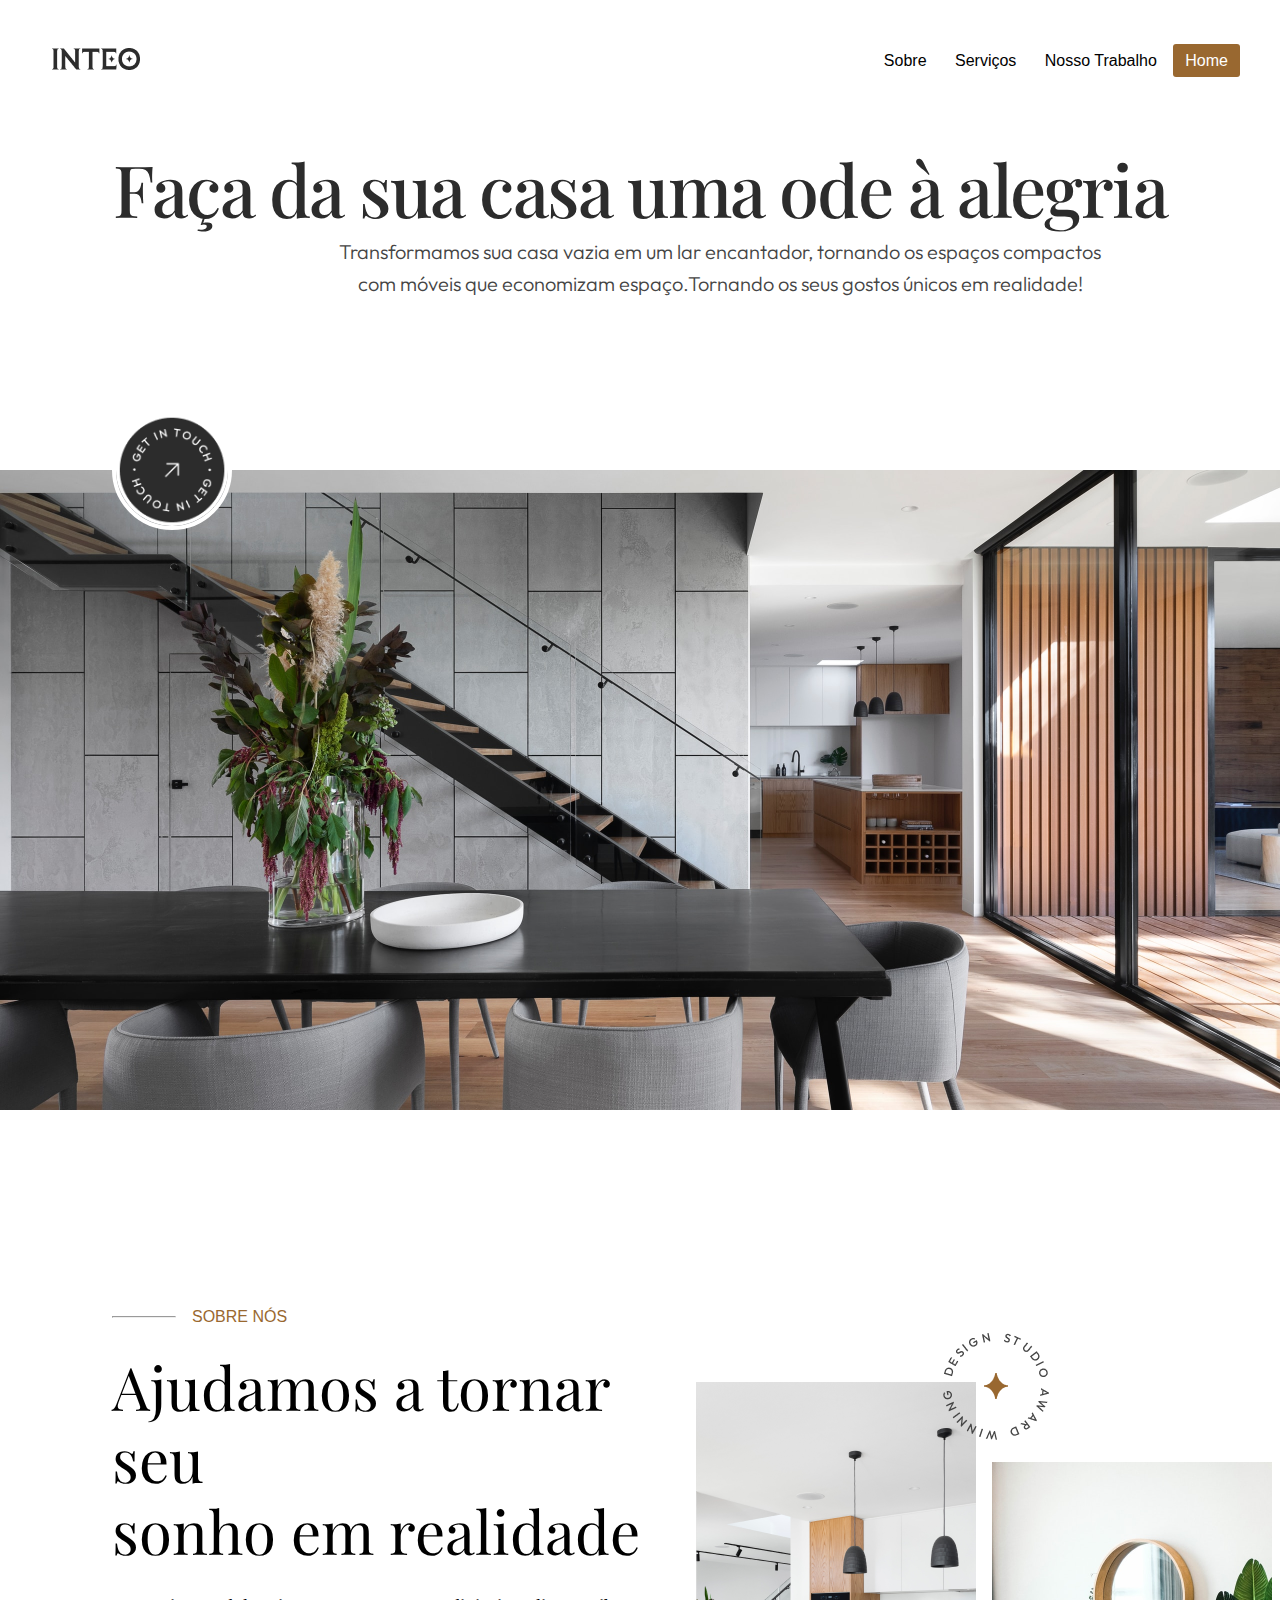
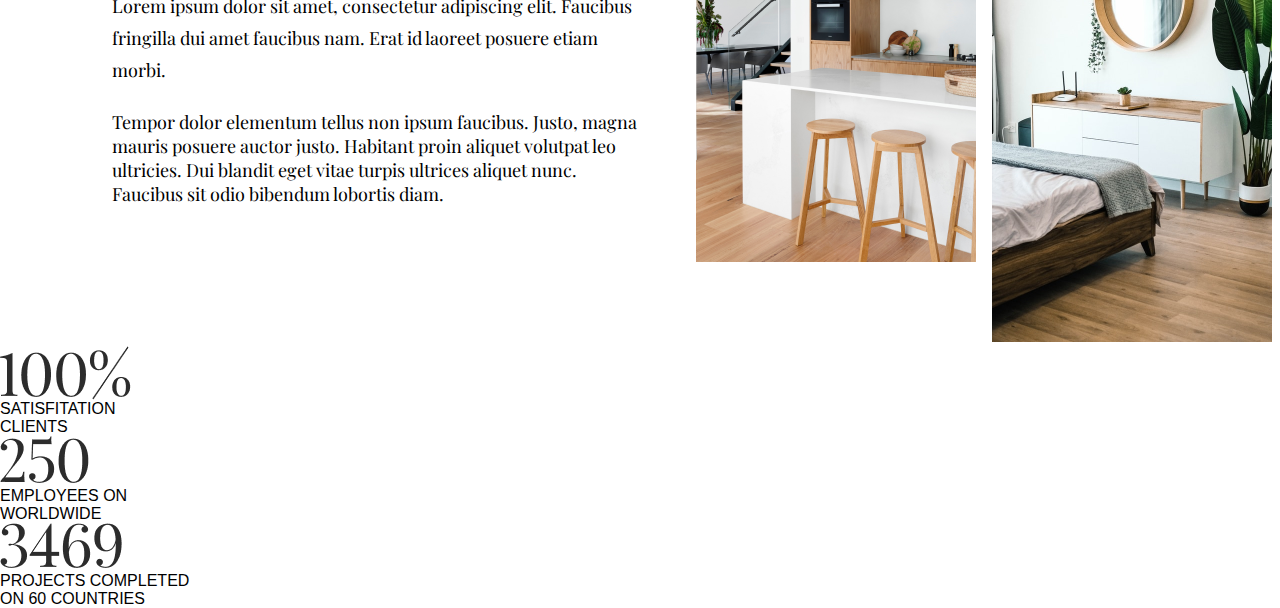
<file: index.html>
<!DOCTYPE html>
<html lang="pt-br">

<head>
    <meta charset="UTF-8">
    <meta http-equiv="X-UA-Compatible" content="IE=edge">
    <meta name="viewport" content="width=device-width, initial-scale=1.0">
    <title>Inicio</title>
    <link rel="stylesheet" href="index.css">
</head>

<body>

    <header>
        <nav class="menu">
            <a href="index.html" class="logo"><img src="logo.png" alt=""></a>

            <ul>
                <li><a href="">Sobre</a></li>
                <li><a href="">Serviços</a></li>
                <li><a href="">Nosso Trabalho</a></li>
                <li><a href="" class="ativo">Home</a></li>

            </ul>
        </nav>
        <!---Menu-->
    </header>

    <br>


    <!---Primeira parte do site-->

    <div class="corpo1">

        <h1 class="topico">Faça da sua casa uma ode à alegria</h1>
        <p class="subtopic">Transformamos sua casa vazia em um lar encantador, tornando os espaços compactos <br>
            com móveis que economizam espaço.Tornando os seus gostos únicos em realidade!</p>
        <img src="CTA Button.png" class="marcadagua" alt="marca d'agua">

        <img class="foto1" src="hero-image.png" alt="foto principal">

    </div>


    <div class="sobrenos">

        <hr class="linha">

        <p>
            SOBRE NÓS
        </p>

    </div>

    <div class="topicos">
        <div class="textos">
            <h1 class="topico2">Ajudamos a tornar seu <br> sonho em realidade</h1>
            <p class="subtopic2">
                Lorem ipsum dolor sit amet, consectetur adipiscing elit. Faucibus fringilla dui amet faucibus nam. Erat
                id laoreet posuere etiam morbi.

            </p>


            <p class="subtopic3">
                Tempor dolor elementum tellus non ipsum faucibus. Justo, magna mauris posuere auctor justo. Habitant
                proin aliquet volutpat leo ultricies. Dui blandit eget vitae turpis ultrices aliquet nunc. Faucibus sit
                odio bibendum lobortis diam.
            </p>

        </div>

        <br>


        <div class="numeros">
            <img class="foto2" src="Section.png" alt="">
            <br>

        </div>
    </div>
    <div class="detalhes">
        <div>
            <img class="img1" src="100.png" alt="">
            <p class="texto1"> SATISFITATION <br>
                CLIENTS
            </p>
        </div>
        <div>
            <img class="img2" src="250.png" alt1="">
            <p class="texto2">
                EMPLOYEES ON <br>
                WORLDWIDE
            </p>
        </div>
        <div>
            <img class="img3" src="Number.png" alt="">
            <p class="texto3">
                PROJECTS COMPLETED <br>
                ON 60 COUNTRIES
            </p>
        </div>

    </div>




</body>

</html>
</file>
<file: index.css>
@import url('https://fonts.googleapis.com/css2?family=Playfair+Display&display=swap');

@import url('https://fonts.googleapis.com/css2?family=Outfit:wght@100&family=Playfair+Display&display=swap');


*{
    margin: 0;
    padding: 0;
    box-sizing: border-box;
    font-family: Arial, Helvetica, sans-serif;
}



header{
    width: 100%;
    height: 100%;
    background-color: white;
    background-position: center;
    background-size: cover;
}

a{
    text-decoration: none;
}

header .menu{
    width: 100%;
    display: flex;
    align-items: center;
    justify-content: space-between;
    padding: 40px;
}
header .logo li{
    width: 50px;

}

header .menu li{
    display: inline-block;

}
header .menu a{
  color: black;
  padding: 8px 12px;
  border-radius: 3px;
  transition: 200ms;

  
}

header .menu .ativo, header .menu a:hover{
    color: white;
    background-color: #996830;
}

h1.topico{
     text-align: center;
     justify-content: center;
     font-family: 'Playfair Display';
     font-style: normal;
     font-weight: 500;
     font-size: 72px;
     line-height: 96px;
     display: flex;
     align-items: center;
     text-align: center;  
     letter-spacing: -0.025em;
     font-feature-settings: 'pnum'  on, 'lnum' on, 'liga' off;
     color: #2C2C2C;
   

}

p.subtopic{
    text-align: center;
    justify-content: center;
     width: 800px;
     height: 64px;
     color: #444444;
     font-family: 'Outfit';
     font-style: normal;
     font-weight: 300;
     font-size: 20px;
      line-height: 32px;
      margin-left: 320px;
      margin-right: 320px;


    
     align-items: center;
     text-align: center;
     font-feature-settings: 'liga' off;
      flex: none;
      border: 1;
      flex-grow: 0;
}


.foto1{
    margin-top: 170px;

}
 .marcadagua{
 
    box-sizing: border-box;
    position: absolute;
    border: 4px solid #FFFFFF;
    border-radius: 100px;
    margin-top: 110px;
    margin-left: 112px;
    width: 120px;
    height: 120px;
    
}



.sobrenos{
    display: flex;
    color: #996830;
    align-items: center;
    justify-content: flex-start;
    margin-top: 194px;
}


.linha{
    width: 64px;
    margin-left: 112px;
    margin-right: 16px;
    color: #996830;
    
}
.foto2{
    margin-left: 40px;
    margin-top: px;
    
}

.topico2{
      margin-left: 112px;
      margin-top: 24px;
      font-family: 'Playfair Display', serif;
      font-size: 60px;
      font-style: normal;
      font-weight: 400;
      font-size: 60px;
       line-height: 72px;
}

.subtopic2{
    font-family: 'Outfit', sans-serif;
    font-family: 'Playfair Display', serif;
    font-size: 18px;
    font-style: normal;
     font-weight: 300;
    font-size: 18px;
    line-height: 32px;
    margin-top: 24px;
    margin-left: 112px;
   

}

.subtopic3{
    font-family: 'Outfit', sans-serif;
    font-family: 'Playfair Display', serif;
    font-size: 18px;
    font-style: normal;
     font-weight: 300;
     margin-top: 24px;
     margin-left: 112px;
    
     
     
}

.topicos{
    display: flex;
}

.detalhes{

}
 
.img1{
    display: flex;
    justify-content: flex-start;
    align-items: flex-start;
}
</file>
